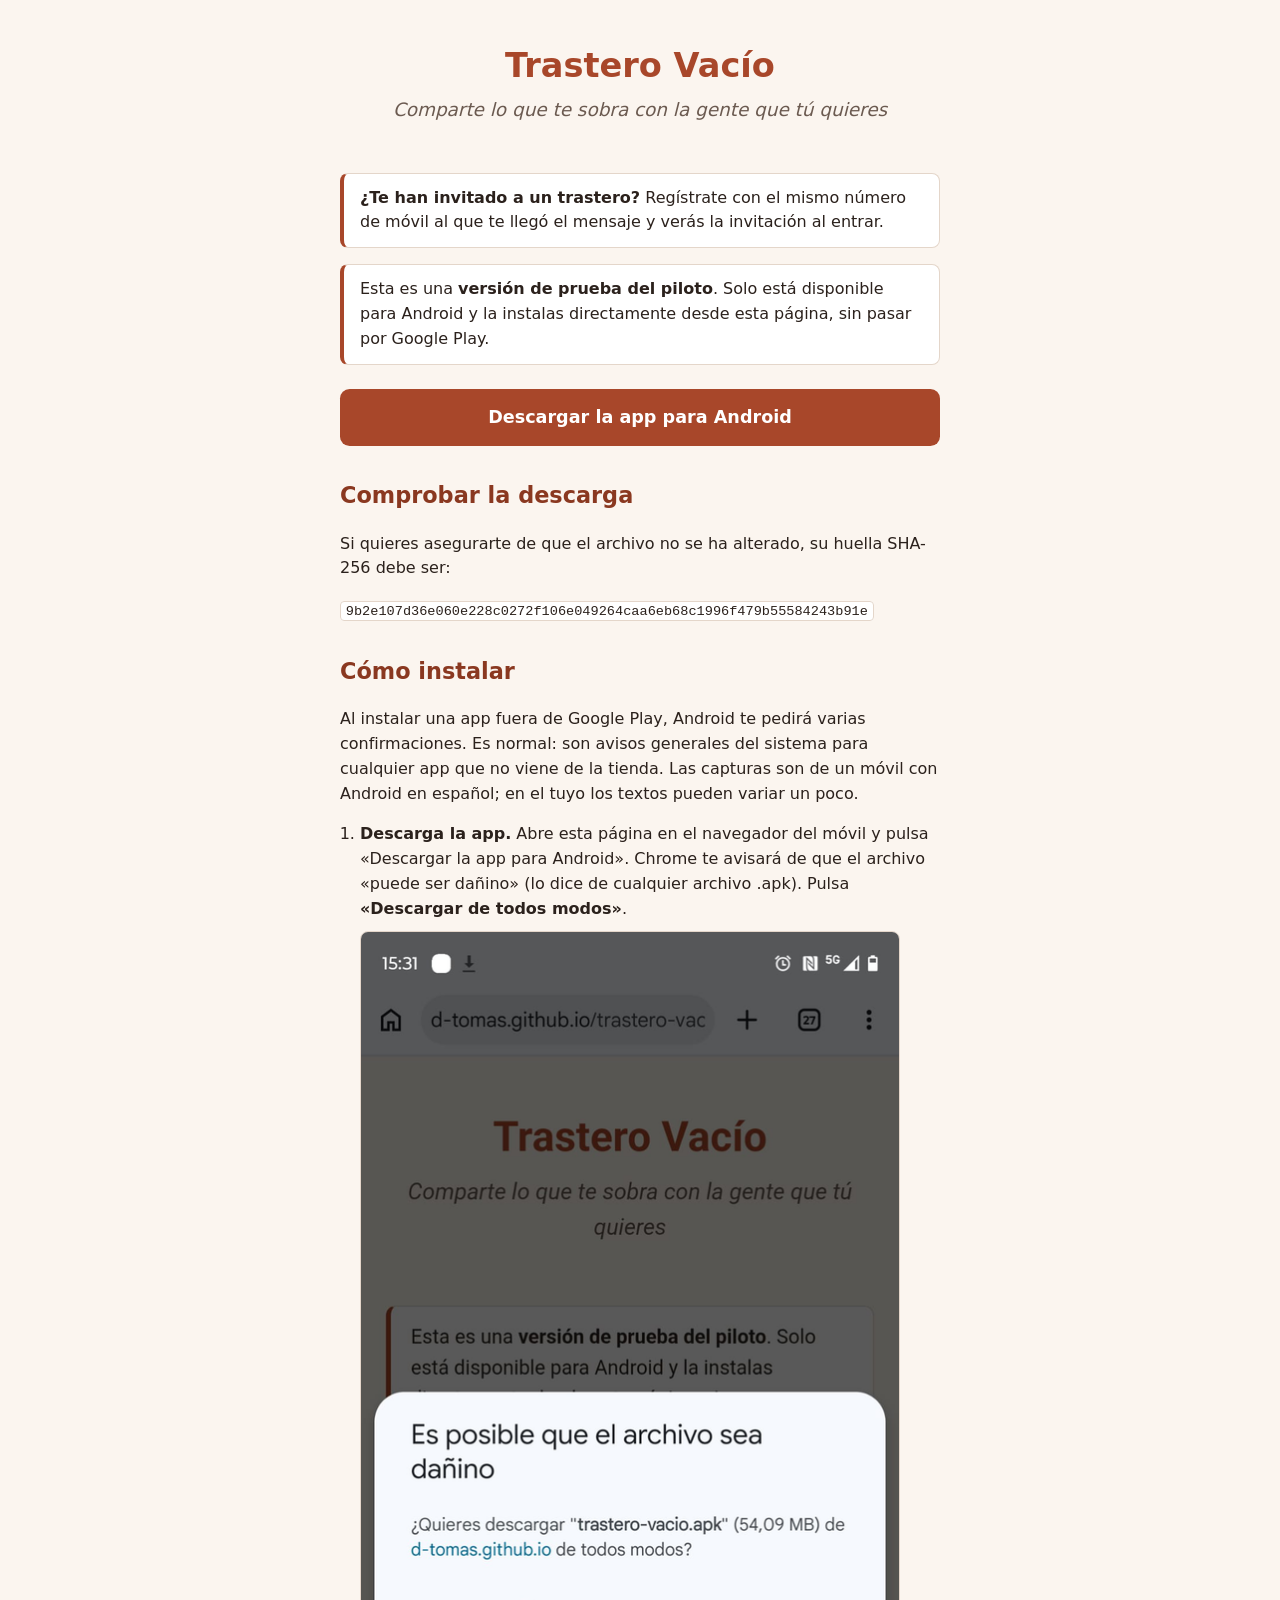
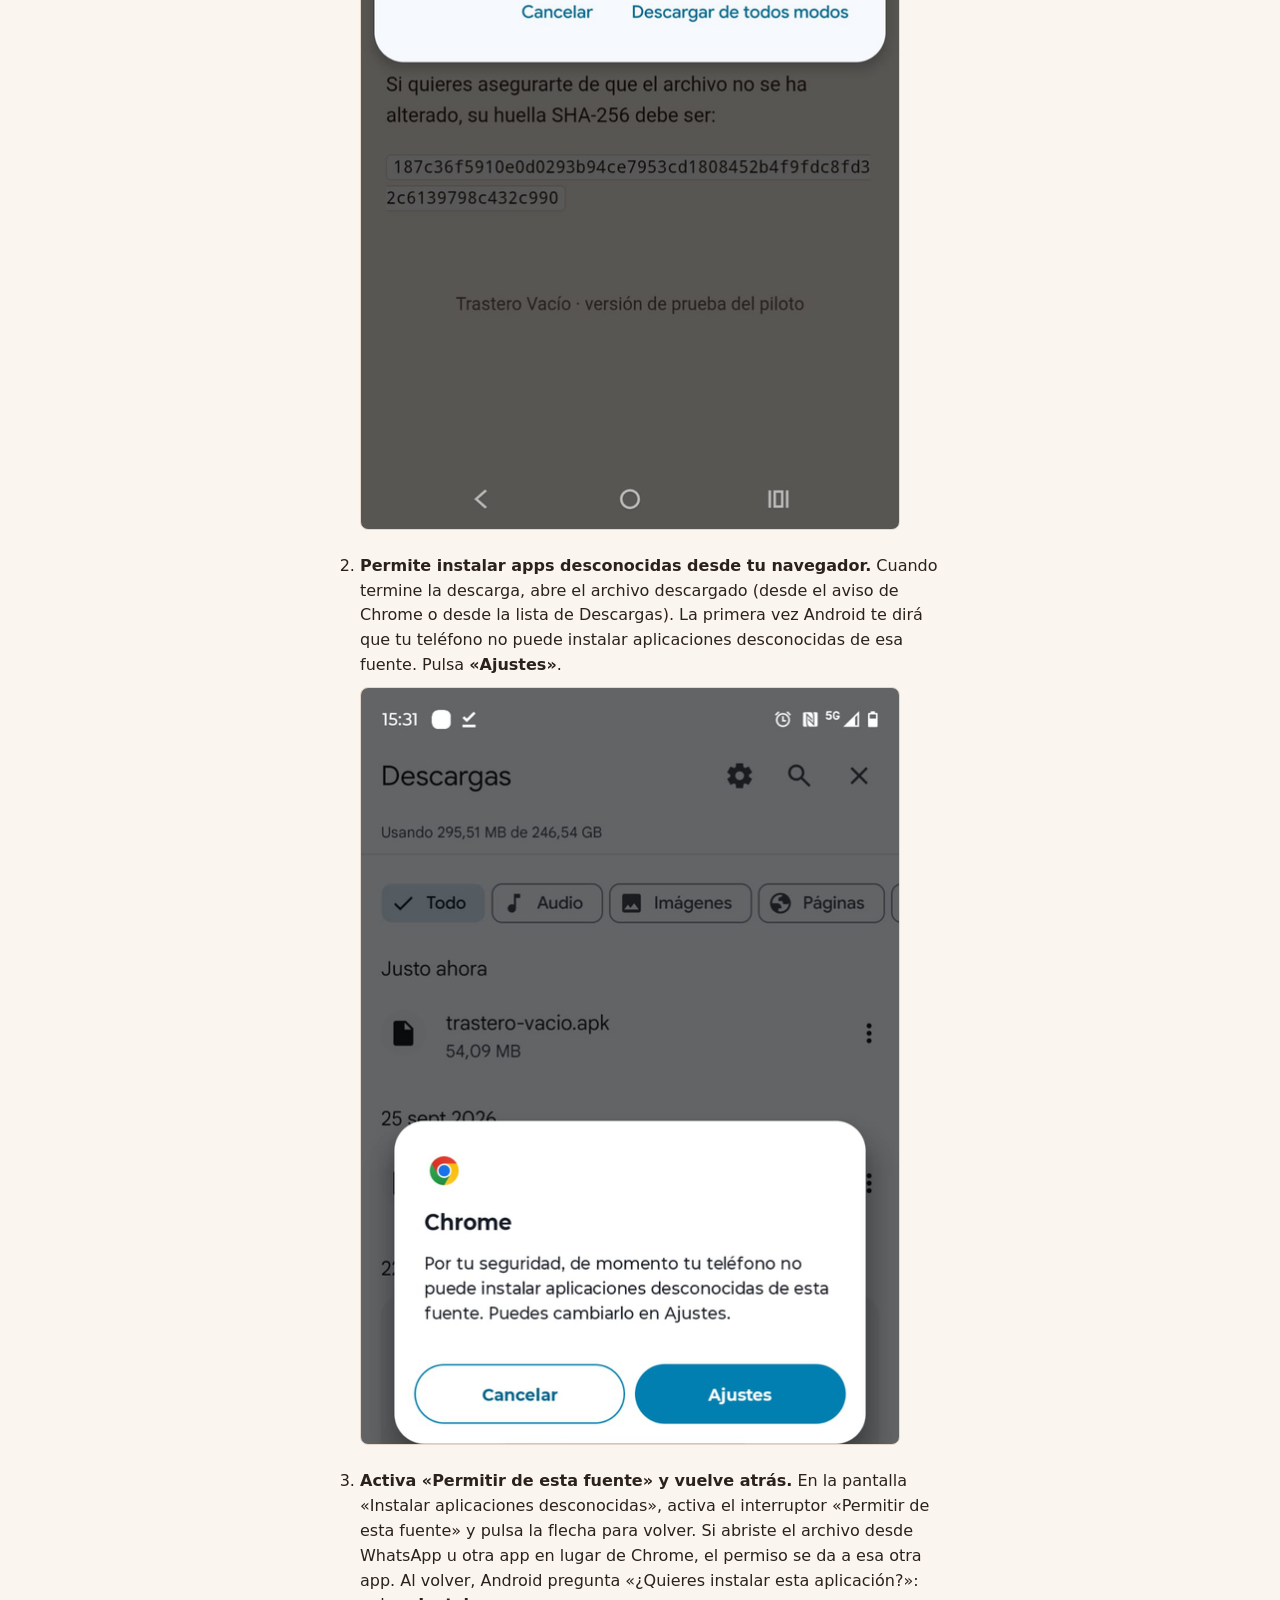
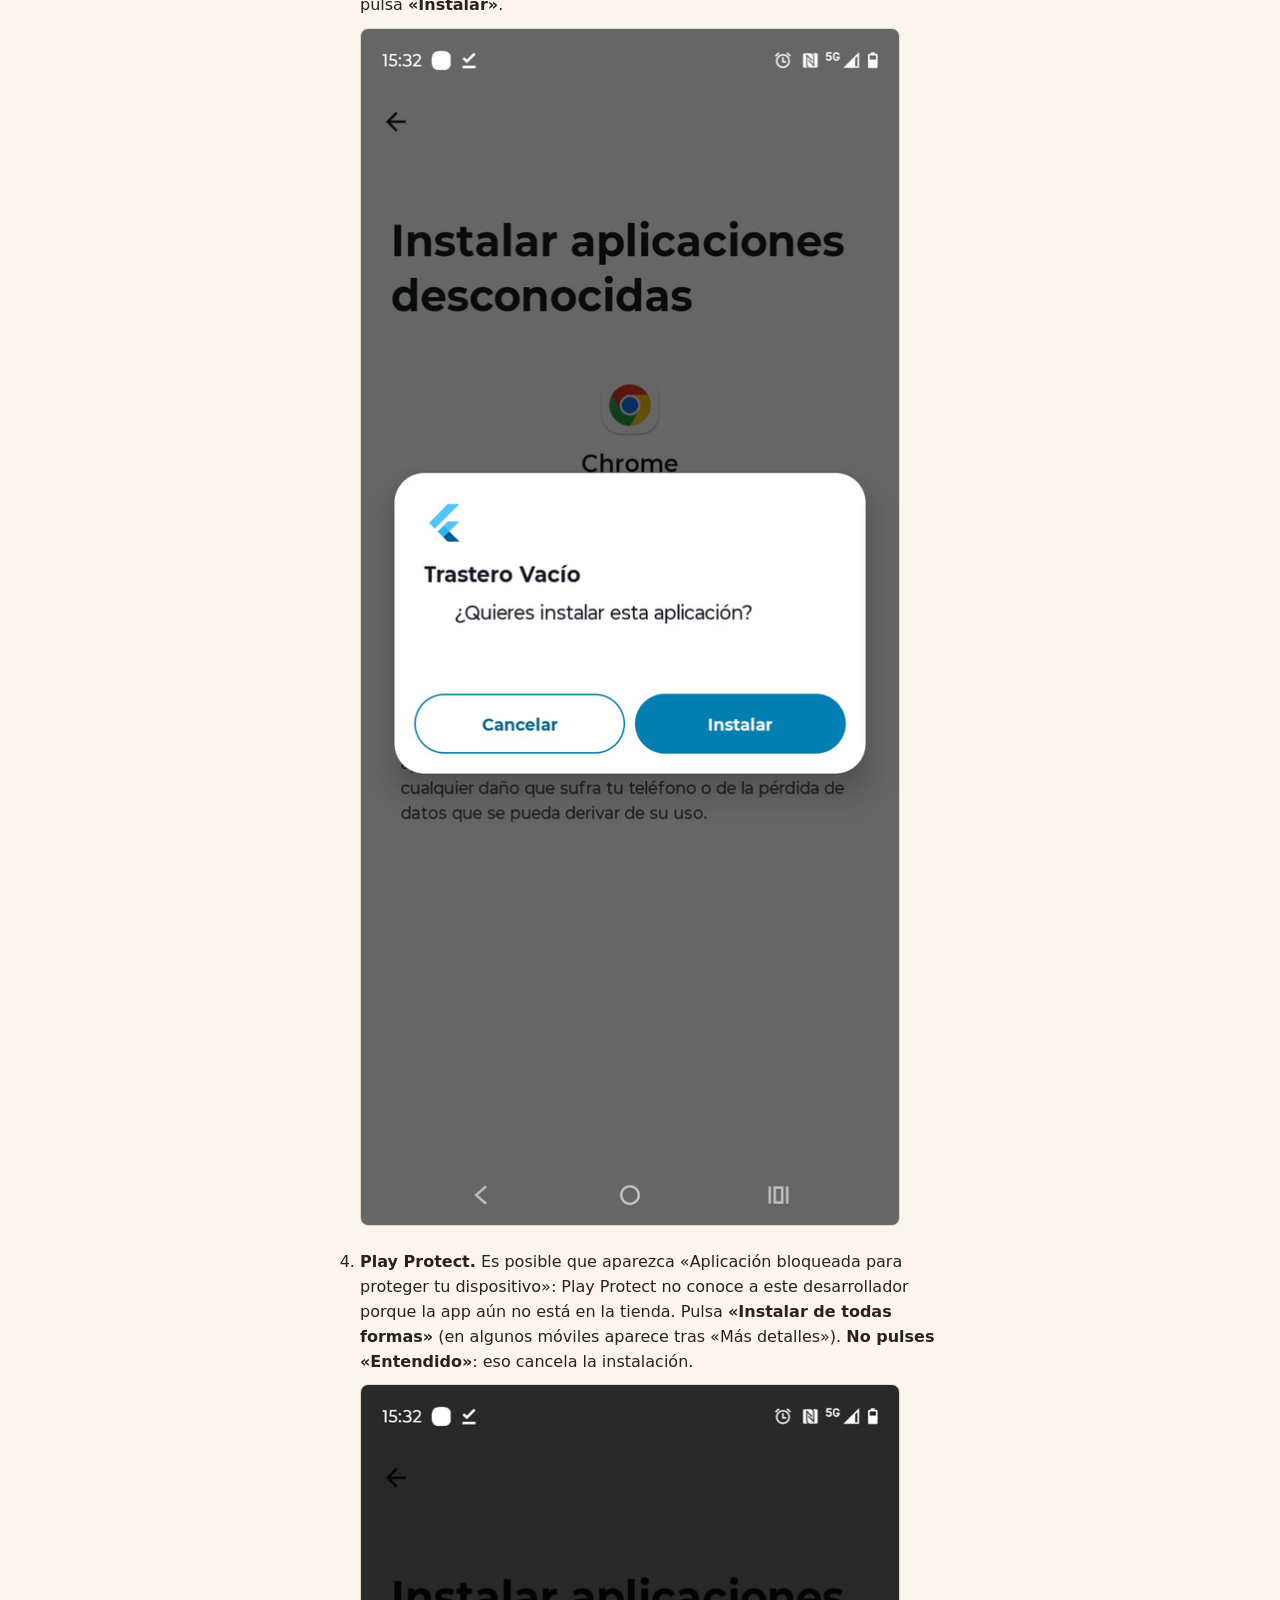
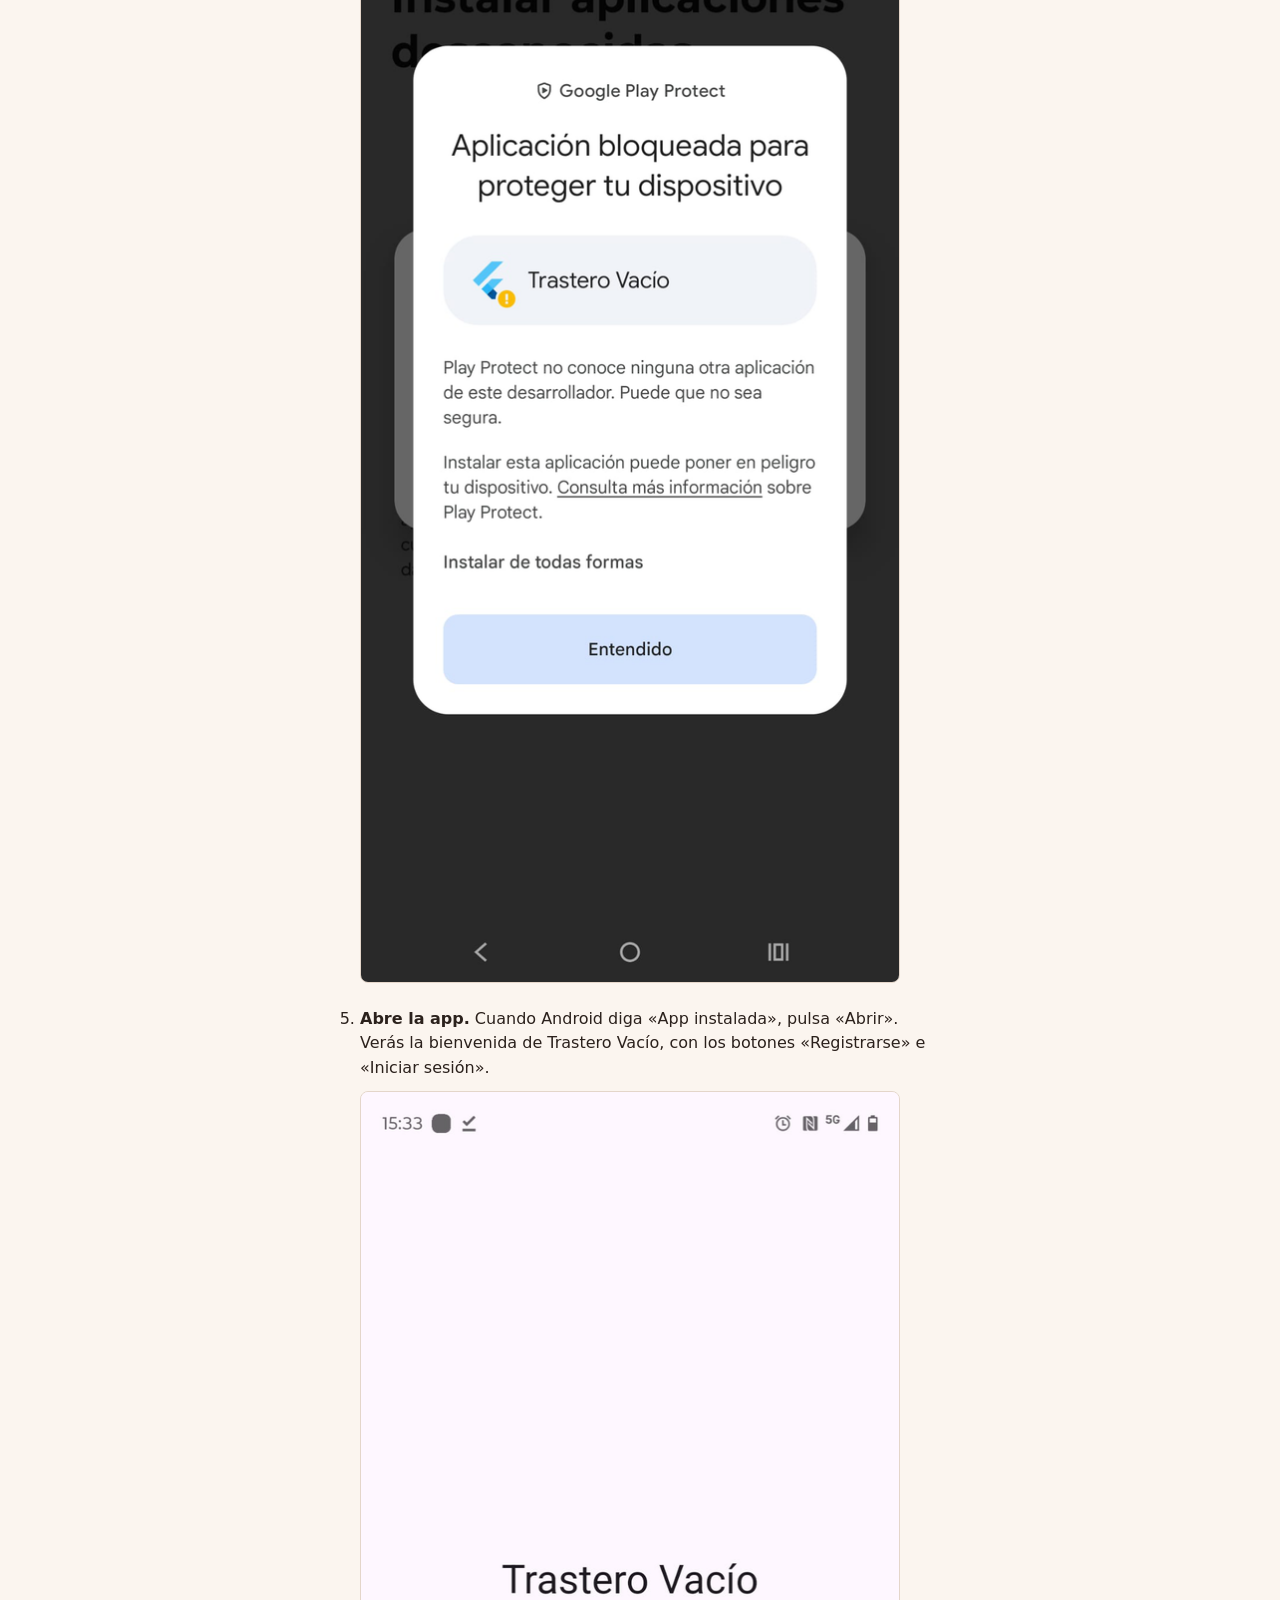
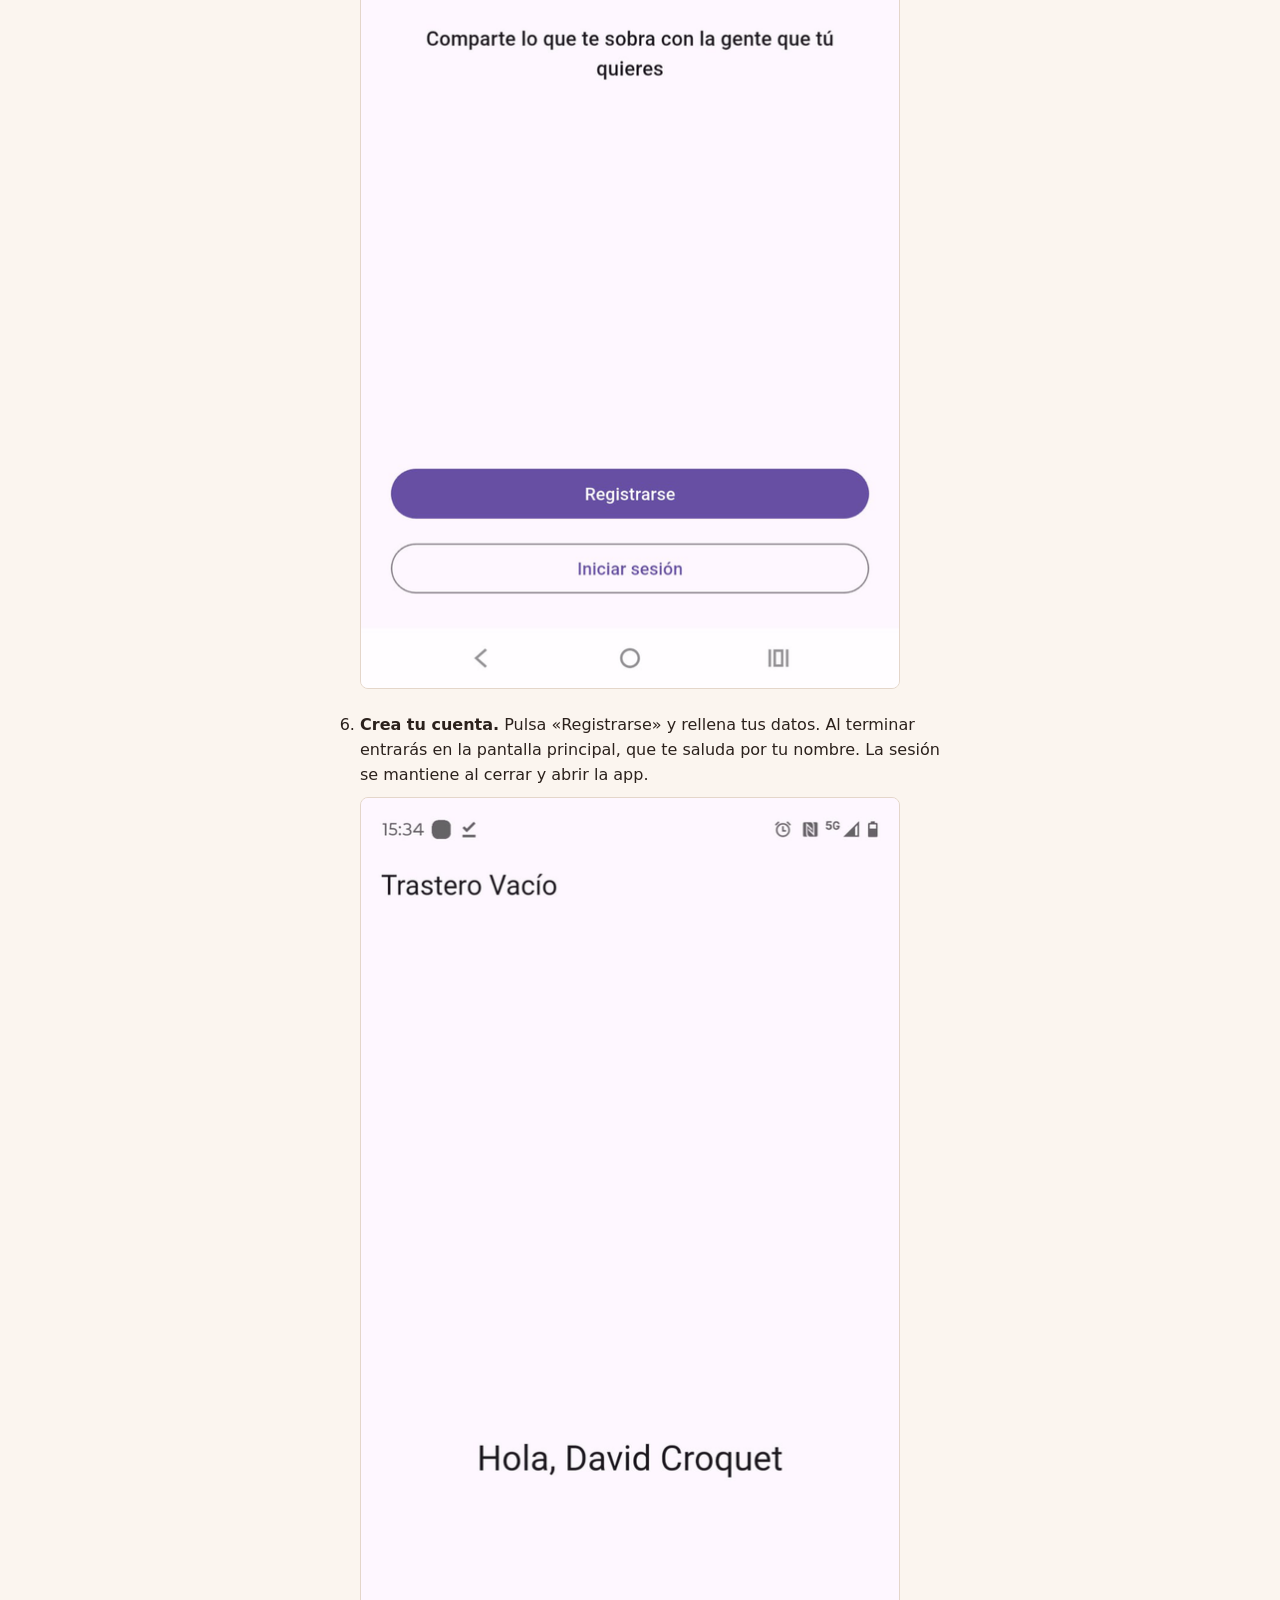
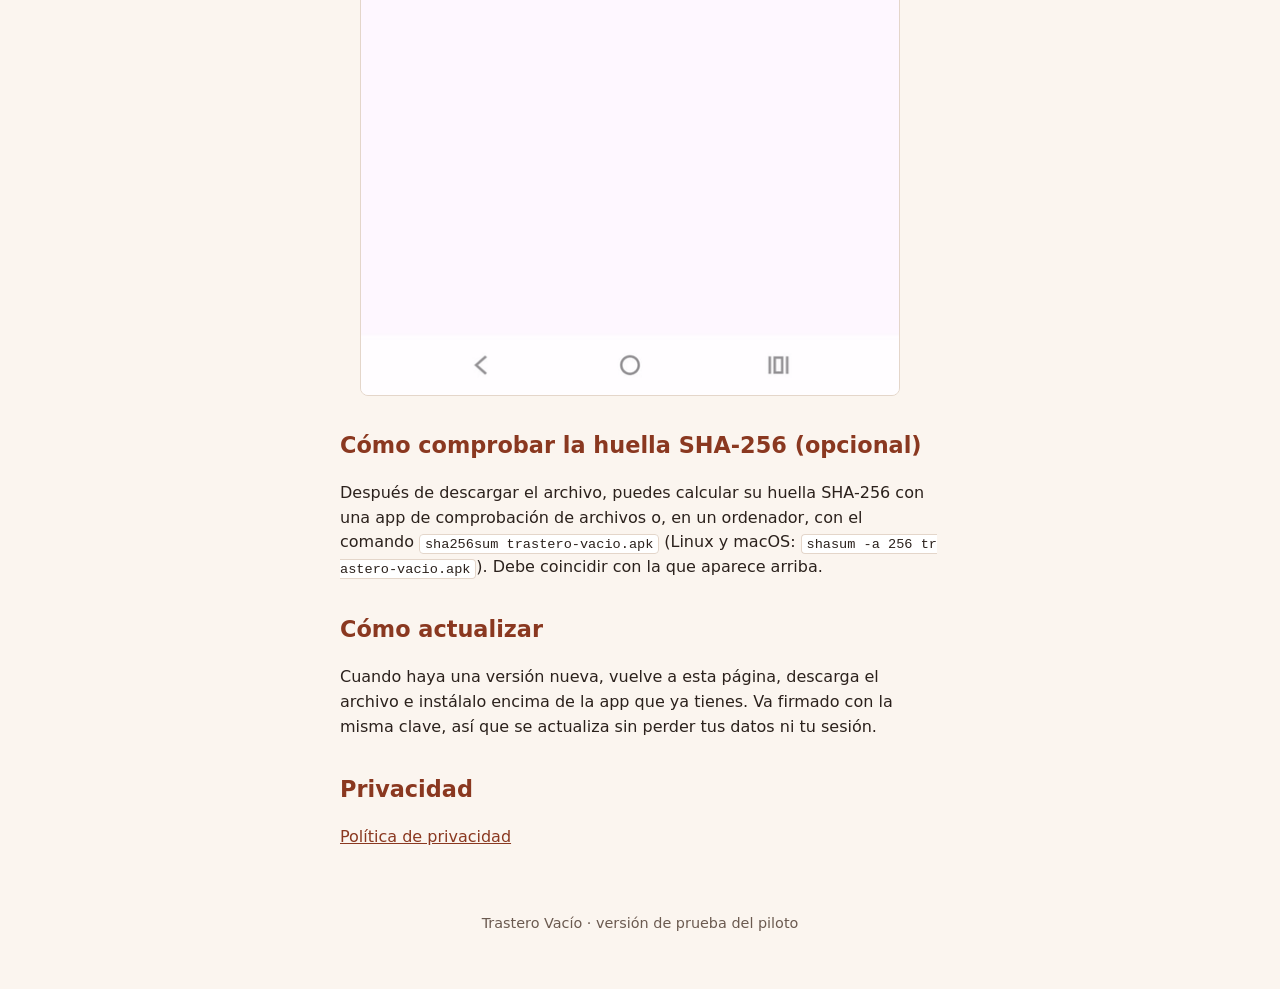
<file: index.html>
<!DOCTYPE html>
<html lang="es">
<head>
  <meta charset="utf-8">
  <meta name="viewport" content="width=device-width, initial-scale=1">
  <title>Trastero Vacío</title>
  <meta name="description" content="Comparte lo que te sobra con la gente que tú quieres.">
  <link rel="stylesheet" href="estilos.css">
</head>
<body>
  <header>
    <h1>Trastero Vacío</h1>
    <p class="lema">Comparte lo que te sobra con la gente que tú quieres</p>
  </header>

  <main>
    <p class="aviso"><strong>¿Te han invitado a un trastero?</strong> Regístrate con el mismo número de móvil al que te llegó el mensaje y verás la invitación al entrar.</p>

    <p class="aviso">
      Esta es una <strong>versión de prueba del piloto</strong>. Solo está disponible
      para Android y la instalas directamente desde esta página, sin pasar por Google Play.
    </p>

    <a class="boton" href="https://github.com/d-tomas/trastero-vacio/releases/latest/download/trastero-vacio.apk">Descargar la app para Android</a>

    <h2>Comprobar la descarga</h2>
    <p>
      Si quieres asegurarte de que el archivo no se ha alterado, su huella SHA-256 debe ser:
    </p>
    <p><code id="apk-sha256">9b2e107d36e060e228c0272f106e049264caa6eb68c1996f479b55584243b91e</code></p>

    <h2>Cómo instalar</h2>
    <p>
      Al instalar una app fuera de Google Play, Android te pedirá varias confirmaciones.
      Es normal: son avisos generales del sistema para cualquier app que no viene de la tienda.
      Las capturas son de un móvil con Android en español; en el tuyo los textos pueden variar un poco.
    </p>

    <ol class="pasos">
      <li>
        <strong>Descarga la app.</strong> Abre esta página en el navegador del móvil y pulsa
        «Descargar la app para Android». Chrome te avisará de que el archivo «puede ser dañino»
        (lo dice de cualquier archivo .apk). Pulsa <strong>«Descargar de todos modos»</strong>.
        <img src="instalar/paso-01.png" width="540" height="1201" loading="lazy"
             alt="Chrome mostrando esta página con el aviso «Es posible que el archivo sea dañino» y los botones Cancelar y Descargar de todos modos">
      </li>
      <li>
        <strong>Permite instalar apps desconocidas desde tu navegador.</strong> Cuando termine la descarga,
        abre el archivo descargado (desde el aviso de Chrome o desde la lista de Descargas). La primera vez
        Android te dirá que tu teléfono no puede instalar aplicaciones desconocidas de esa fuente.
        Pulsa <strong>«Ajustes»</strong>.
        <img src="instalar/paso-02.png" width="540" height="759" loading="lazy"
             alt="Lista de Descargas de Chrome con el aviso «Por tu seguridad, de momento tu teléfono no puede instalar aplicaciones desconocidas de esta fuente» y los botones Cancelar y Ajustes">
      </li>
      <li>
        <strong>Activa «Permitir de esta fuente» y vuelve atrás.</strong> En la pantalla «Instalar aplicaciones
        desconocidas», activa el interruptor «Permitir de esta fuente» y pulsa la flecha para volver.
        Si abriste el archivo desde WhatsApp u otra app en lugar de Chrome, el permiso se da a esa otra app.
        Al volver, Android pregunta «¿Quieres instalar esta aplicación?»: pulsa <strong>«Instalar»</strong>.
        <img src="instalar/paso-03.png" width="540" height="1201" loading="lazy"
             alt="Diálogo de Android «Trastero Vacío: ¿Quieres instalar esta aplicación?» con los botones Cancelar e Instalar, sobre la pantalla Instalar aplicaciones desconocidas">
      </li>
      <li>
        <strong>Play Protect.</strong> Es posible que aparezca «Aplicación bloqueada para proteger tu
        dispositivo»: Play Protect no conoce a este desarrollador porque la app aún no está en la tienda.
        Pulsa <strong>«Instalar de todas formas»</strong> (en algunos móviles aparece tras «Más detalles»).
        <strong>No pulses «Entendido»</strong>: eso cancela la instalación.
        <img src="instalar/paso-04.png" width="540" height="1201" loading="lazy"
             alt="Aviso de Google Play Protect «Aplicación bloqueada para proteger tu dispositivo» con el enlace Instalar de todas formas y el botón Entendido">
      </li>
      <li>
        <strong>Abre la app.</strong> Cuando Android diga «App instalada», pulsa «Abrir». Verás la bienvenida
        de Trastero Vacío, con los botones «Registrarse» e «Iniciar sesión».
        <img src="instalar/paso-05.png" width="540" height="1201" loading="lazy"
             alt="Pantalla de bienvenida de Trastero Vacío con el lema y los botones Registrarse e Iniciar sesión">
      </li>
      <li>
        <strong>Crea tu cuenta.</strong> Pulsa «Registrarse» y rellena tus datos. Al terminar entrarás
        en la pantalla principal, que te saluda por tu nombre. La sesión se mantiene al cerrar y abrir la app.
        <img src="instalar/paso-06.png" width="540" height="1201" loading="lazy"
             alt="Pantalla principal de la app con el saludo «Hola» seguido del nombre de la persona que se acaba de registrar">
      </li>
    </ol>

    <h2>Cómo comprobar la huella SHA-256 (opcional)</h2>
    <p>
      Después de descargar el archivo, puedes calcular su huella SHA-256 con una app de comprobación de
      archivos o, en un ordenador, con el comando <code>sha256sum trastero-vacio.apk</code>
      (Linux y macOS: <code>shasum -a 256 trastero-vacio.apk</code>). Debe coincidir con la que aparece arriba.
    </p>

    <h2>Cómo actualizar</h2>
    <p>
      Cuando haya una versión nueva, vuelve a esta página, descarga el archivo e instálalo encima de la app
      que ya tienes. Va firmado con la misma clave, así que se actualiza sin perder tus datos ni tu sesión.
    </p>

    <h2>Privacidad</h2>
    <p><a href="privacidad.html">Política de privacidad</a></p>
  </main>

  <footer>
    <p>Trastero Vacío · versión de prueba del piloto</p>
  </footer>
</body>
</html>
</file>
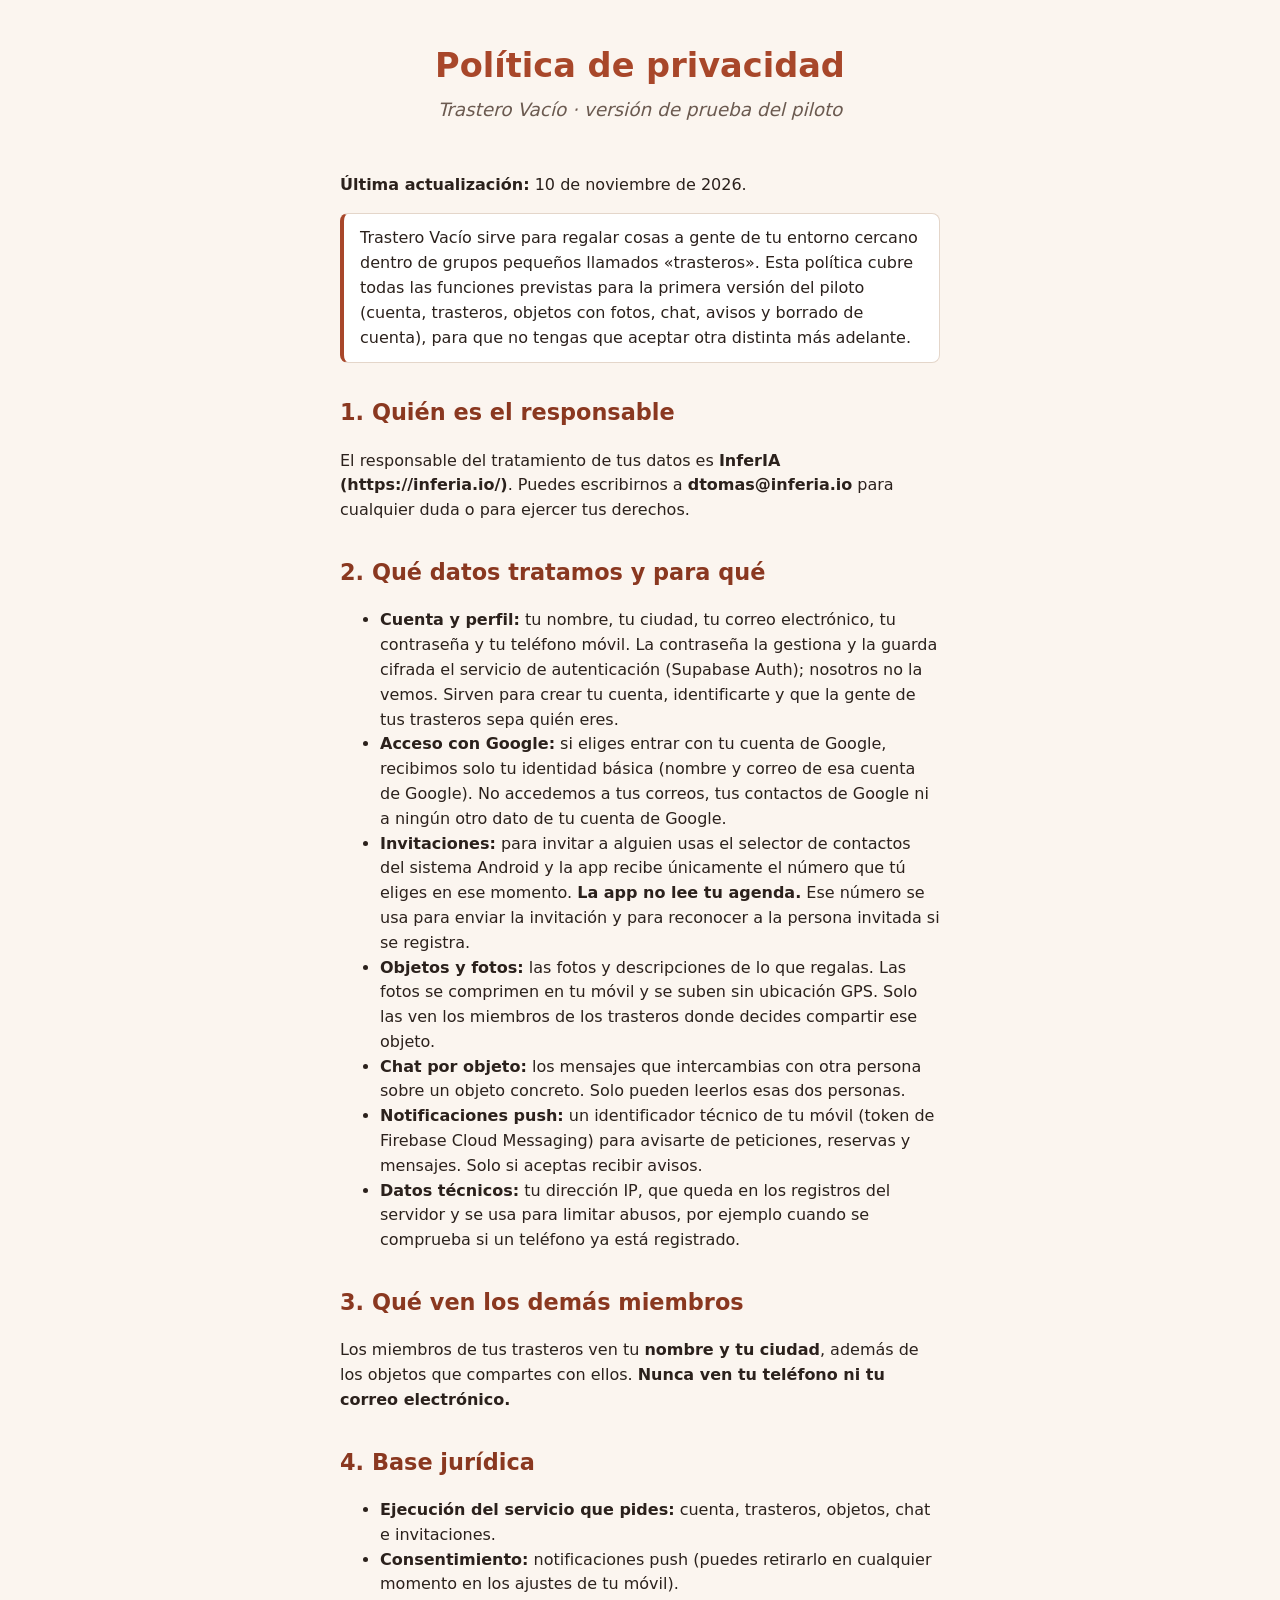
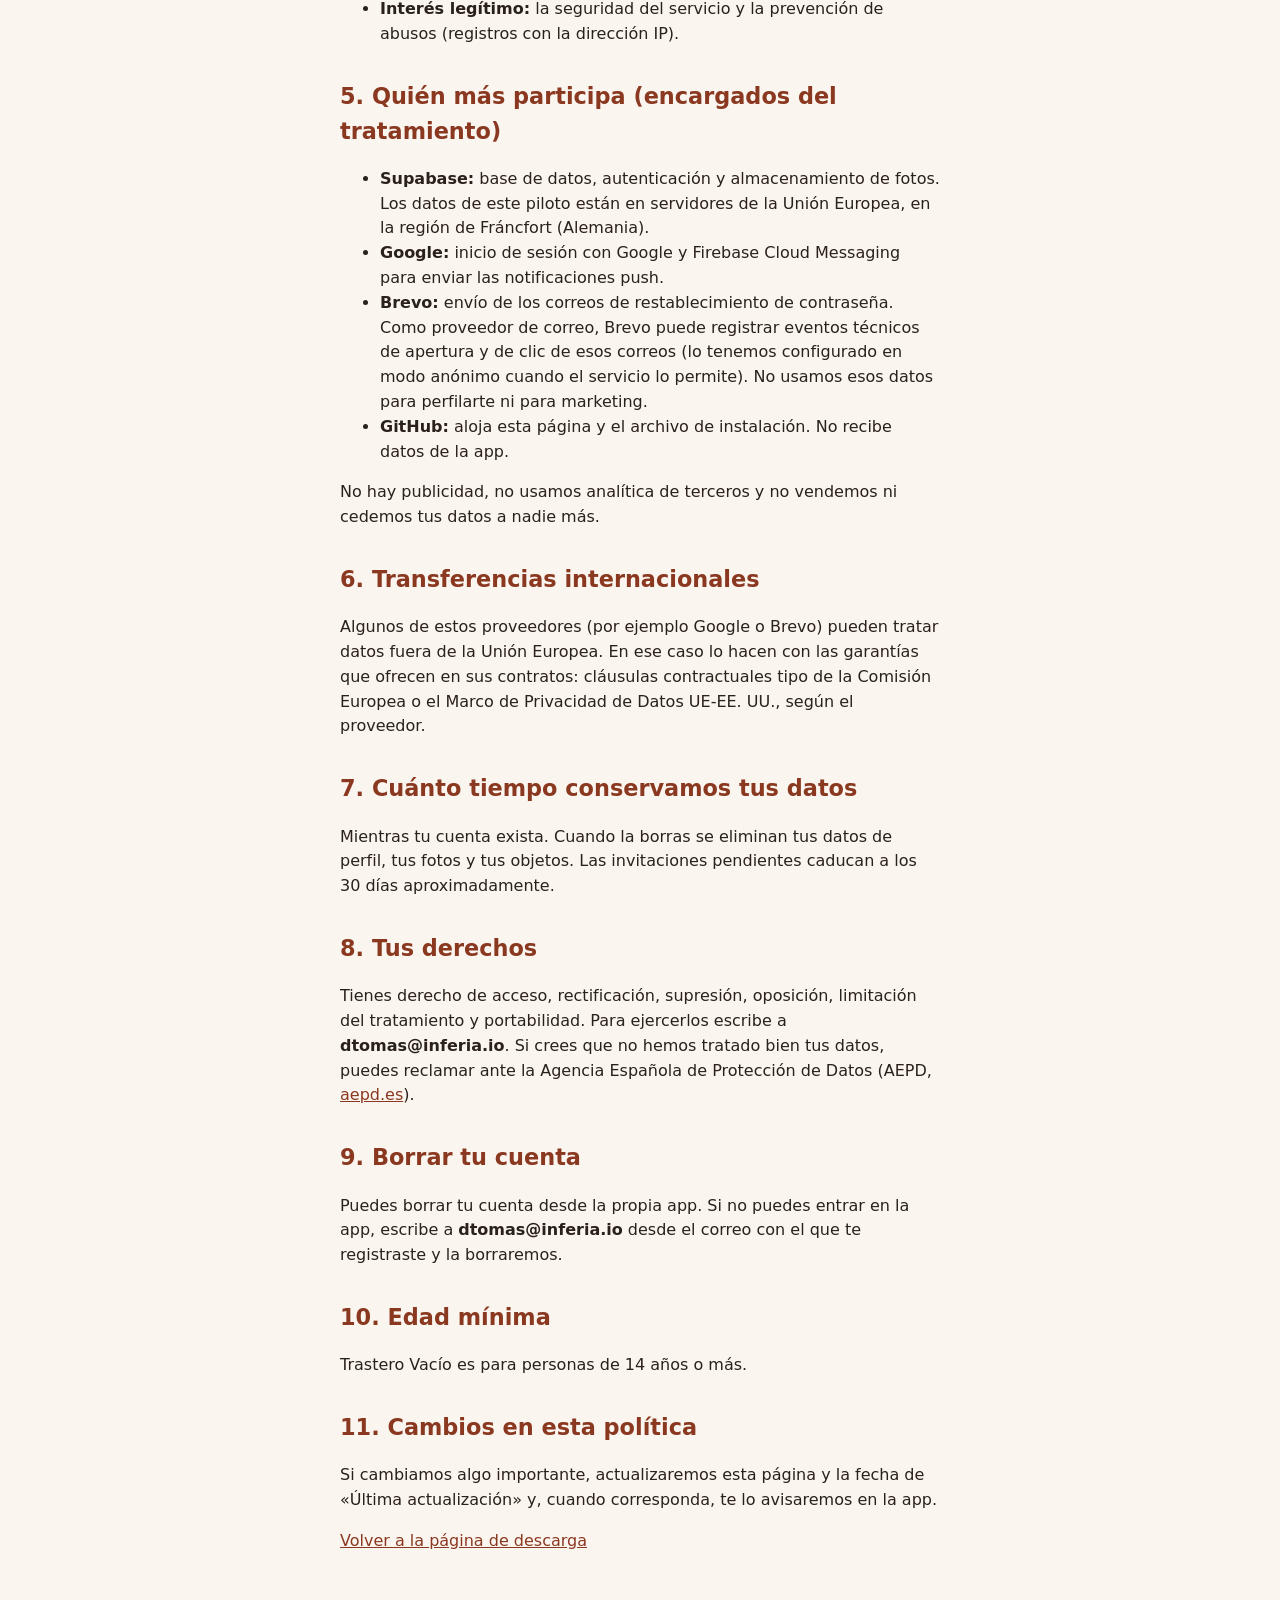
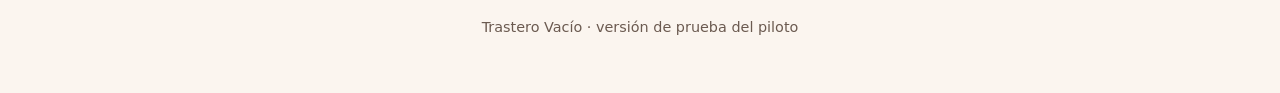
<file: privacidad.html>
<!DOCTYPE html>
<html lang="es">
<head>
  <meta charset="utf-8">
  <meta name="viewport" content="width=device-width, initial-scale=1">
  <title>Política de privacidad · Trastero Vacío</title>
  <meta name="description" content="Política de privacidad de Trastero Vacío, versión de prueba del piloto.">
  <link rel="stylesheet" href="estilos.css">
</head>
<body>
  <header>
    <h1>Política de privacidad</h1>
    <p class="lema">Trastero Vacío · versión de prueba del piloto</p>
  </header>

  <main>
    <p><strong>Última actualización:</strong> 10 de noviembre de 2026.</p>

    <p class="aviso">
      Trastero Vacío sirve para regalar cosas a gente de tu entorno cercano dentro de grupos pequeños
      llamados «trasteros». Esta política cubre todas las funciones previstas para la primera versión del
      piloto (cuenta, trasteros, objetos con fotos, chat, avisos y borrado de cuenta), para que no tengas
      que aceptar otra distinta más adelante.
    </p>

    <h2>1. Quién es el responsable</h2>
    <p>
      El responsable del tratamiento de tus datos es <strong>InferIA (https://inferia.io/)</strong>.
      Puedes escribirnos a <strong>dtomas@inferia.io</strong> para cualquier duda o para ejercer tus derechos.
    </p>

    <h2>2. Qué datos tratamos y para qué</h2>
    <ul>
      <li>
        <strong>Cuenta y perfil:</strong> tu nombre, tu ciudad, tu correo electrónico, tu contraseña y tu
        teléfono móvil. La contraseña la gestiona y la guarda cifrada el servicio de autenticación
        (Supabase Auth); nosotros no la vemos. Sirven para crear tu cuenta, identificarte y que la gente
        de tus trasteros sepa quién eres.
      </li>
      <li>
        <strong>Acceso con Google:</strong> si eliges entrar con tu cuenta de Google, recibimos solo tu
        identidad básica (nombre y correo de esa cuenta de Google). No accedemos a tus correos, tus
        contactos de Google ni a ningún otro dato de tu cuenta de Google.
      </li>
      <li>
        <strong>Invitaciones:</strong> para invitar a alguien usas el selector de contactos del sistema
        Android y la app recibe únicamente el número que tú eliges en ese momento. <strong>La app no lee tu
        agenda.</strong> Ese número se usa para enviar la invitación y para reconocer a la persona
        invitada si se registra.
      </li>
      <li>
        <strong>Objetos y fotos:</strong> las fotos y descripciones de lo que regalas. Las fotos se
        comprimen en tu móvil y se suben sin ubicación GPS. Solo las ven los miembros de los trasteros
        donde decides compartir ese objeto.
      </li>
      <li>
        <strong>Chat por objeto:</strong> los mensajes que intercambias con otra persona sobre un objeto
        concreto. Solo pueden leerlos esas dos personas.
      </li>
      <li>
        <strong>Notificaciones push:</strong> un identificador técnico de tu móvil (token de Firebase Cloud
        Messaging) para avisarte de peticiones, reservas y mensajes. Solo si aceptas recibir avisos.
      </li>
      <li>
        <strong>Datos técnicos:</strong> tu dirección IP, que queda en los registros del servidor y se usa
        para limitar abusos, por ejemplo cuando se comprueba si un teléfono ya está registrado.
      </li>
    </ul>

    <h2>3. Qué ven los demás miembros</h2>
    <p>
      Los miembros de tus trasteros ven tu <strong>nombre y tu ciudad</strong>, además de los objetos que
      compartes con ellos. <strong>Nunca ven tu teléfono ni tu correo electrónico.</strong>
    </p>

    <h2>4. Base jurídica</h2>
    <ul>
      <li><strong>Ejecución del servicio que pides:</strong> cuenta, trasteros, objetos, chat e invitaciones.</li>
      <li><strong>Consentimiento:</strong> notificaciones push (puedes retirarlo en cualquier momento en los ajustes de tu móvil).</li>
      <li><strong>Interés legítimo:</strong> la seguridad del servicio y la prevención de abusos (registros con la dirección IP).</li>
    </ul>

    <h2>5. Quién más participa (encargados del tratamiento)</h2>
    <ul>
      <li>
        <strong>Supabase:</strong> base de datos, autenticación y almacenamiento de fotos. Los datos de este
        piloto están en servidores de la Unión Europea, en la región de Fráncfort (Alemania).
      </li>
      <li>
        <strong>Google:</strong> inicio de sesión con Google y Firebase Cloud Messaging para enviar las
        notificaciones push.
      </li>
      <li>
        <strong>Brevo:</strong> envío de los correos de restablecimiento de contraseña. Como proveedor de
        correo, Brevo puede registrar eventos técnicos de apertura y de clic de esos correos (lo tenemos
        configurado en modo anónimo cuando el servicio lo permite). No usamos esos datos para perfilarte ni
        para marketing.
      </li>
      <li>
        <strong>GitHub:</strong> aloja esta página y el archivo de instalación. No recibe datos de la app.
      </li>
    </ul>
    <p>
      No hay publicidad, no usamos analítica de terceros y no vendemos ni cedemos tus datos a nadie más.
    </p>

    <h2>6. Transferencias internacionales</h2>
    <p>
      Algunos de estos proveedores (por ejemplo Google o Brevo) pueden tratar datos fuera de la Unión Europea.
      En ese caso lo hacen con las garantías que ofrecen en sus contratos: cláusulas contractuales tipo de la
      Comisión Europea o el Marco de Privacidad de Datos UE-EE. UU., según el proveedor.
    </p>

    <h2>7. Cuánto tiempo conservamos tus datos</h2>
    <p>
      Mientras tu cuenta exista. Cuando la borras se eliminan tus datos de perfil, tus fotos y tus objetos.
      Las invitaciones pendientes caducan a los 30 días aproximadamente.
    </p>

    <h2>8. Tus derechos</h2>
    <p>
      Tienes derecho de acceso, rectificación, supresión, oposición, limitación del tratamiento y
      portabilidad. Para ejercerlos escribe a <strong>dtomas@inferia.io</strong>. Si crees que no hemos
      tratado bien tus datos, puedes reclamar ante la Agencia Española de Protección de Datos (AEPD,
      <a href="https://www.aepd.es/">aepd.es</a>).
    </p>

    <h2>9. Borrar tu cuenta</h2>
    <p>
      Puedes borrar tu cuenta desde la propia app. Si no puedes entrar en la app, escribe a
      <strong>dtomas@inferia.io</strong> desde el correo con el que te registraste y la borraremos.
    </p>

    <h2>10. Edad mínima</h2>
    <p>Trastero Vacío es para personas de 14 años o más.</p>

    <h2>11. Cambios en esta política</h2>
    <p>
      Si cambiamos algo importante, actualizaremos esta página y la fecha de «Última actualización» y,
      cuando corresponda, te lo avisaremos en la app.
    </p>

    <p><a href="./">Volver a la página de descarga</a></p>
  </main>

  <footer>
    <p>Trastero Vacío · versión de prueba del piloto</p>
  </footer>
</body>
</html>
</file>
<file: estilos.css>
/* Página del piloto de Trastero Vacío. Sin fuentes ni recursos de terceros. */
:root {
  --terracota: #a8472a;
  --terracota-oscuro: #8a3820;
  --crema: #fbf5ef;
  --texto: #2b211c;
  --suave: #6b5a50;
  --borde: #e4d6ca;
}

* { box-sizing: border-box; }

body {
  margin: 0;
  font-family: system-ui, -apple-system, "Segoe UI", Roboto, sans-serif;
  line-height: 1.55;
  color: var(--texto);
  background: var(--crema);
}

header, main, footer {
  max-width: 40rem;
  margin: 0 auto;
  padding: 1rem 1.25rem;
}

header { padding-top: 2.5rem; text-align: center; }
h1 { margin: 0 0 .25rem; color: var(--terracota); font-size: 2.1rem; }
h2 { margin-top: 2rem; color: var(--terracota-oscuro); font-size: 1.4rem; }
.lema { margin: 0; font-size: 1.15rem; color: var(--suave); font-style: italic; }

.aviso {
  padding: .75rem 1rem;
  background: #fff;
  border: 1px solid var(--borde);
  border-left: 4px solid var(--terracota);
  border-radius: .5rem;
}

.boton {
  display: block;
  margin: 1.5rem 0;
  padding: .95rem 1.25rem;
  text-align: center;
  font-size: 1.1rem;
  font-weight: 600;
  color: #fff;
  background: var(--terracota);
  border-radius: .6rem;
  text-decoration: none;
}
.boton:hover, .boton:focus { background: var(--terracota-oscuro); }

a { color: var(--terracota-oscuro); }

code {
  font-family: ui-monospace, "SFMono-Regular", Menlo, Consolas, monospace;
  font-size: .85rem;
  word-break: break-all;
  background: #fff;
  padding: .1rem .3rem;
  border-radius: .25rem;
  border: 1px solid var(--borde);
}

ol.pasos { padding-left: 1.25rem; }
ol.pasos li { margin-bottom: 1.5rem; }
ol.pasos img {
  display: block;
  max-width: 100%;
  height: auto;
  margin-top: .6rem;
  border: 1px solid var(--borde);
  border-radius: .5rem;
}

footer { color: var(--suave); font-size: .9rem; text-align: center; padding-bottom: 2.5rem; }
</file>
